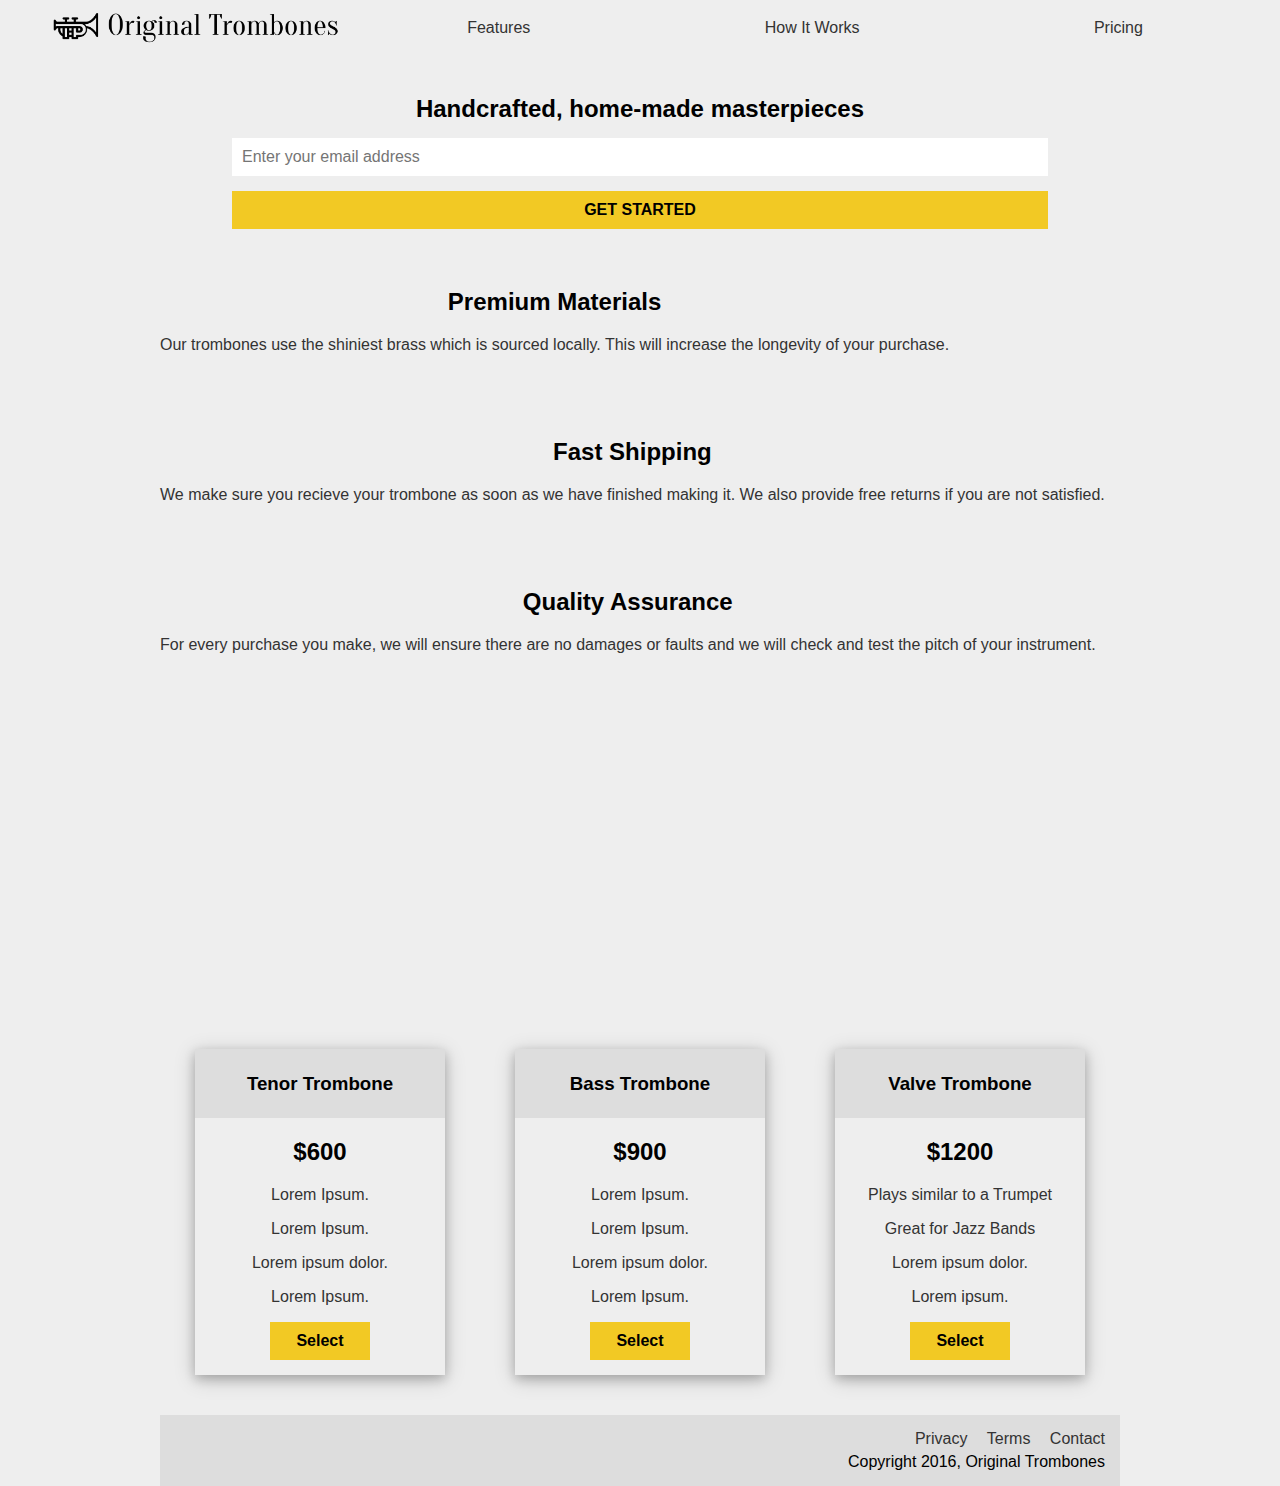
<file: productLandingPage/index.html>
<!DOCTYPE html>
<html lang="en">
    <head>
        <!-- Basic Page Needs
        –––––––––––––––––––––––––––––––––––––––––––––––––– -->
        <meta charset="utf-8">
        <title>Building a Product Landing Page</title>
        <meta name="author" content="@javixu_lobo">
        <meta name="description" content="Product Landing Page for FreeCodeCamp.">
        <link rel="author" type="text/plain" href="humans.txt" />
        <meta http-equiv="X-UA-Compatible" content="ie=edge">
        
        <!-- Mobile Specific Metas
        –––––––––––––––––––––––––––––––––––––––––––––––––– -->
        <meta name="viewport" content="width=device-width, initial-scale=1.0">
                
        <!-- CSS
        –––––––––––––––––––––––––––––––––––––––––––––––––– -->
        <link rel="stylesheet" href="css/normalize.css">
        <link rel="stylesheet" href="https://use.fontawesome.com/releases/v5.4.1/css/all.css" integrity="sha384-5sAR7xN1Nv6T6+dT2mhtzEpVJvfS3NScPQTrOxhwjIuvcA67KV2R5Jz6kr4abQsz" crossorigin="anonymous">
        <link rel="stylesheet" href="css/main.css">

        <!-- Favicon
        –––––––––––––––––––––––––––––––––––––––––––––––––– -->
        <link rel="icon" type="image/png" href="img/favicon.png">
    </head>
<body>
    <script src="https://cdn.freecodecamp.org/testable-projects-fcc/v1/bundle.js"></script>
    <header id="header">
        <img id="header-img" src="img/original_trombones.png" alt="trombones logo">
        <nav id="nav-bar" >
            <ul>
                <li><a class="nav-link" href="#features">Features</a></li>
                <li><a class="nav-link" href="#video">How It Works</a></li>
                <li><a class="nav-link" href="#pricing">Pricing</a></li>
            </ul>
        </nav>
    </header>

    <main class="container">
        <section id="hero" class="container">
            <h2>Handcrafted, home-made masterpieces</h2>
            <form id="form" action="https://www.freecodecamp.com/email-submit">
                <input id="email" type="email" name="email" required placeholder="Enter your email address">
                <input id="submit" type="submit" value="GET STARTED">
            </form>
        </section>
    
        <section id="features" class="flex-container">
            <i class="hidden fa fa-3x fa-fire"></i>
            <div>
                <h2>Premium Materials</h2>
                <p>Our trombones use the shiniest brass which is sourced locally. This will increase the longevity of your purchase.</p>
            </div>
        </section>

        <section id="features" class="flex-container">
            <i class="hidden fa fa-3x fa-truck"></i>
            <div>
                <h2>Fast Shipping</h2>
                <p>We make sure you recieve your trombone as soon as we have finished making it. We also provide free returns if you are not satisfied.</p>
            </div>
        </section>

        <section id="features" class="flex-container">
            <i class="hidden fa fa-3x fa-battery-full" aria-hidden="true"></i>
            <div>
                <h2>Quality Assurance</h2>
                <p>For every purchase you make, we will ensure there are no damages or faults and we will check and test the pitch of your instrument.</p>
            </div>
        </section>
        
        <section id="video-player" class="">
            <iframe id="video" src="https://www.youtube-nocookie.com/embed/y8Yv4pnO7qc?rel=0&amp;controls=0&amp;showinfo=0" allowfullscreen="" height="315" frameborder="0"></iframe>
        </section>

        <section id="pricing">
            <div id="article" class="shadow">
                <div>
                    <h3>Tenor Trombone</h3>
                </div>
                <div>
                    <h2>$600</h2>
                    <ol>
                        <li>
                            <p>Lorem Ipsum.</p>
                        </li>
                        <li>
                            <p>Lorem Ipsum.</p>
                        </li>
                        <li>
                            <p>Lorem ipsum dolor.</p>
                        </li>
                        <li>
                            <p>Lorem Ipsum.</p>
                        </li>
                    </ol>
                    <button>Select</button>
                </div>
            </div>

            <div id="article" class="shadow">
                <div>
                    <h3>Bass Trombone</h3>
                </div>
                <div>
                    <h2>$900</h2>
                    <ol>
                        <li>
                            <p>Lorem Ipsum.</p>
                        </li>
                        <li>
                            <p>Lorem Ipsum.</p>
                        </li>
                        <li>
                            <p>Lorem ipsum dolor.</p>
                        </li>
                        <li>
                            <p>Lorem Ipsum.</p>
                        </li>
                    </ol>
                    <button>Select</button>
                </div>
            </div>

            <div id="article" class="shadow">
                <div>
                    <h3>Valve Trombone</h3>
                </div>
                <div>
                    <h2>$1200</h2>
                    <ol>
                        <li>
                            <p>Plays similar to a Trumpet</p>
                        </li>
                        <li>
                            <p>Great for Jazz Bands</p>
                        </li>
                        <li>
                            <p>Lorem ipsum dolor.</p>
                        </li>
                        <li>
                            <p>Lorem ipsum.</p>
                        </li>
                    </ol>
                    <button>Select</button>
                </div>
            </div>

        </section>

        <footer>
            <ul>
                <li><a class="nav-link" href="#">Privacy</a></li>
                <li><a class="nav-link" href="#">Terms</a></li>
                <li><a class="nav-link" href="#">Contact</a></li>
            </ul>
            <span>Copyright 2016, Original Trombones</span>
        </footer>
    </main>
</body>
</html>
</file>
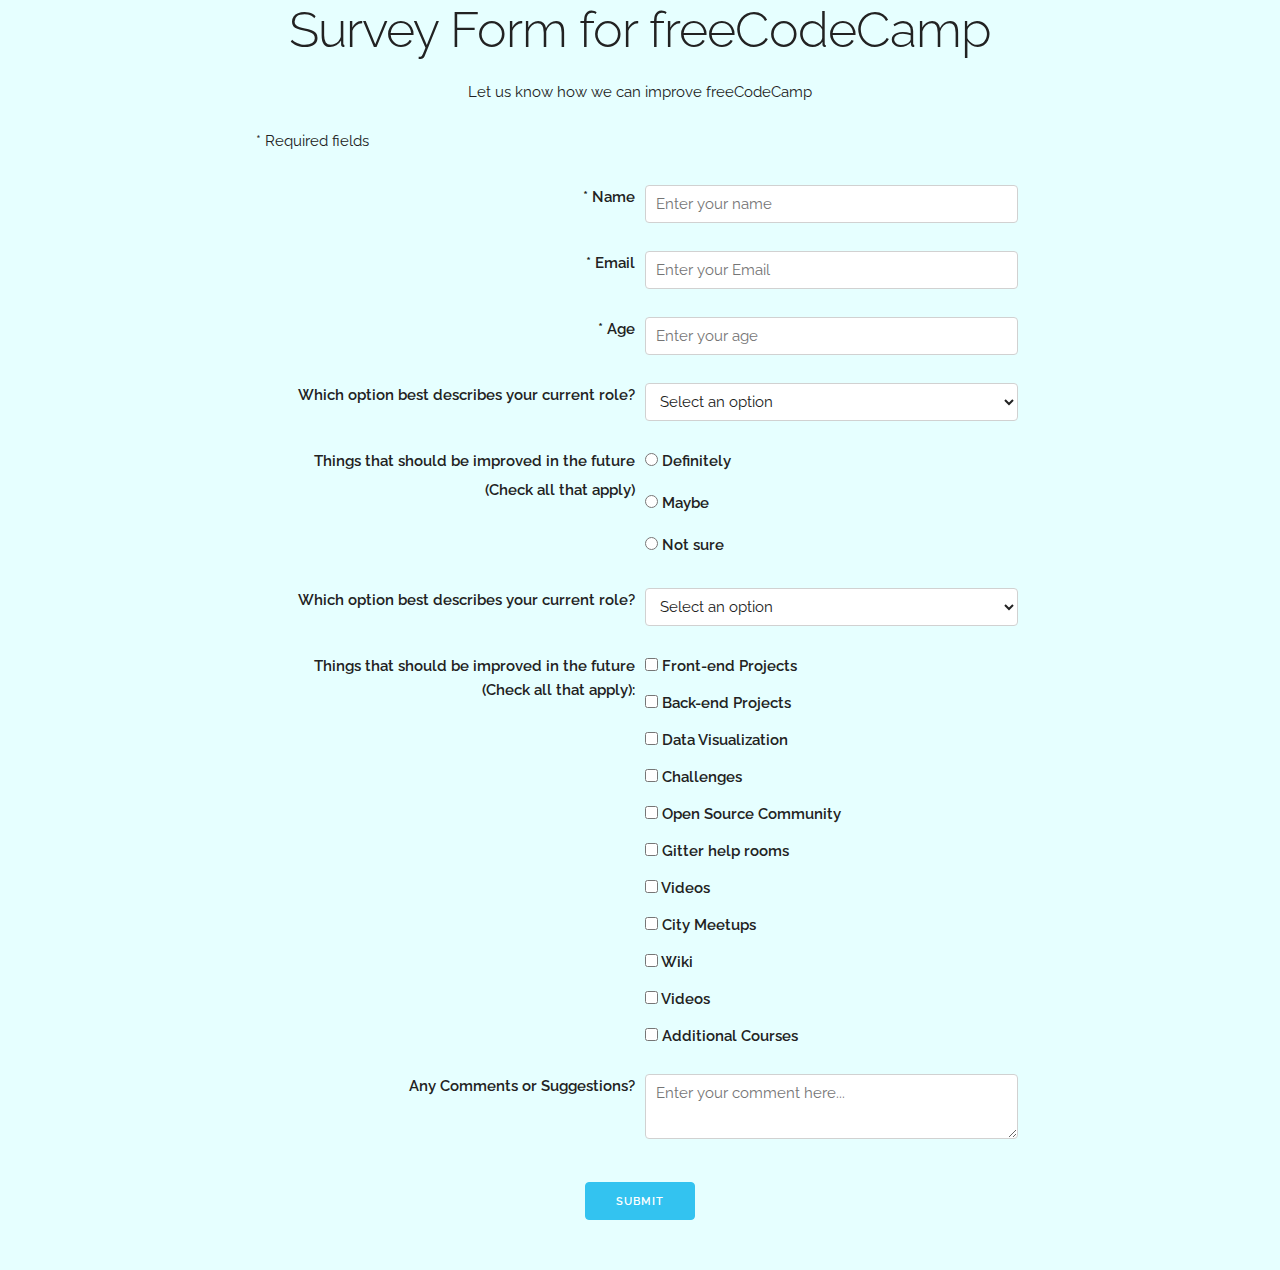
<file: surveyForm/index.html>
<!DOCTYPE html>
<html lang="en">
<head>
    <!-- Basic Page Needs
    –––––––––––––––––––––––––––––––––––––––––––––––––– -->
    <meta charset="utf-8">
    <title>Build a Survey Form</title>
    <meta name="author" content="@javixu_lobo">
    <meta name="description" content="Survey Form project for FreeCodeCamp.">
    <link rel="author" type="text/plain" href="humans.txt" />
    <meta http-equiv="X-UA-Compatible" content="ie=edge">
    
    <!-- Mobile Specific Metas
    –––––––––––––––––––––––––––––––––––––––––––––––––– -->
    <meta name="viewport" content="width=device-width, initial-scale=1.0">
    
    <!-- FONT
    –––––––––––––––––––––––––––––––––––––––––––––––––– -->
    <link href="//fonts.googleapis.com/css?family=Raleway:400,300,600" rel="stylesheet" type="text/css">
    
    <!-- CSS
    –––––––––––––––––––––––––––––––––––––––––––––––––– -->
    <link rel="stylesheet" href="css/normalize.css">
    <link rel="stylesheet" href="css/skeleton.css">
    <link rel="stylesheet" href="css/main.css">
    
    <!-- Favicon
    –––––––––––––––––––––––––––––––––––––––––––––––––– -->
    <link rel="icon" type="image/png" href="img/favicon.png">
    
    </head>

<body>
    <script src="https://cdn.freecodecamp.org/testable-projects-fcc/v1/bundle.js"></script>
    <div class="container">
        <header>
            <h1 id="title">Survey Form for freeCodeCamp</h1>
            <p id="description">Let us know how we can improve freeCodeCamp</p>
        </header>

        <main class="container">
            <p id="required">* Required fields</p>
            <form id="survey-form" action="">
                <section class="row-container">
                    <div class="row-label">
                        <label for="name" id="name-label">* Name</label>
                    </div>
                    <div class="row-right">
                        <input type="text" name="" id="name" required placeholder="Enter your name">
                    </div>
                </section>

                <section class="row-container">
                    <div class="row-label">
                        <label for="email" id="email-label">* Email</label>
                    </div>
                    <div class="row-right">
                        <input type="email" name="" id="email" required placeholder="Enter your Email">
                    </div>
                </section>

                <section class="row-container">
                    <div class="row-label">
                        <label for="number" id="number-label">* Age</label>
                    </div>
                    <div class="row-right">
                        <input type="number" name="" id="number" min="1" max="125" required placeholder="Enter your age">
                    </div>
                </section>

                <section class="row-container">
                    <div class="row-label">
                        <label for="dropdown" id="">Which option best describes your current role?</label>
                    </div>
                    <div class="row-right">
                        <select name="" id="dropdown">
                            <option value="" selected>Select an option</option>
                            <option value="Student">Student</option>
                            <option value="Full Time Job">Full Time Job</option>
                            <option value="Full Time Learner">Full Time Learner</option>
                            <option value="Prefer not to say">Prefer not to say</option>
                            <option value="Other">Other</option>                    
                        </select>
                    </div>
                </section>

                <section class="row-container">
                    <div class="row-label">
                        <label for="" id="">Things that should be improved in the future</label>
                        <label for="" id="">(Check all that apply)</label>
                    </div>
                    <div class="row-right">
                        <ul>
                            <li>
                                <label for="radio-button-1"><input type="radio" id="radio-button-1" name="radio-button" value="1"> Definitely</label>
                            </li>
                        </ul>
                        <ul>
                            <li>
                                <label for="radio-button-2"><input type="radio" id="radio-button-2" name="radio-button" value="2"> Maybe</label>
                            </li>
                        </ul>
                        <ul>
                            <li>
                                <label for="radio-button-3"><input type="radio" id="radio-button-3" name="radio-button" value="3"> Not sure</label>
                            </li>
                        </ul>
                    </div>
                </section>

                <section class="row-container">
                    <div class="row-label">
                        <label for="dropdown" id="">Which option best describes your current role?</label>
                    </div>
                    <div class="row-right">
                        <select name="" id="dropdown">
                            <option value="" selected>Select an option</option>
                            <option value="1">Challenges</option>
                            <option value="2">Projects c</option>
                            <option value="3">Community</option>
                            <option value="4">Open Source</option>
                        </select>
                    </div>
                </section>

                <section class="row-container">
                    <div class="row-label">
                        <label for="" id="">Things that should be improved in the future (Check all that apply):</label>
                    </div>
                    <div class="row-right">
                        <label for="">
                            <input type="checkbox" name="radio-button" value="1"> Front-end Projects</label>
                        <label for="">
                            <input type="checkbox" name="radio-button" value="2"> Back-end Projects</label>
                        <label for="">
                            <input type="checkbox" name="radio-button" value="3"> Data Visualization</label>
                        <label for="">
                            <input type="checkbox" name="radio-button" value="4"> Challenges</label>
                        <label for="">
                            <input type="checkbox" name="radio-button" value="5"> Open Source Community</label>
                        <label for="">
                            <input type="checkbox" name="radio-button" value="6"> Gitter help rooms</label>
                        <label for="">
                            <input type="checkbox" name="radio-button" value="7"> Videos</label>
                        <label for="">
                            <input type="checkbox" name="radio-button" value="8"> City Meetups</label>
                        <label for="">
                            <input type="checkbox" name="radio-button" value="9"> Wiki</label>
                        <label for="">
                            <input type="checkbox" name="radio-button" value="10"> Videos</label>
                        <label for="">
                            <input type="checkbox" name="radio-button" value="11"> Additional Courses</label>
                    </div>
                </section>

                <section class="row-container">
                    <div class="row-label">
                        <label for="text-area">Any Comments or Suggestions?</label>
                    </div>
                    <div class="row-right">
                        <textarea name="" id="text-area" cols="30" rows="10" placeholder="Enter your comment here..."></textarea>
                    </div>
                </section>

                <section class="row-container area-button center">
                    <button id="submit" type="submit" class="button button-primary">Submit</button>
                </section>
            </form>
        </main>

        <footer>

        </footer>
    </div>
</body>
</html>
</file>
<file: productLandingPage/css/main.css>
:root {
    /*
     * Colors
     */
    --mostaza: #f2c924;
    --mostaza-light: #dcb30e;
    --argen: #ddd;
    --gray40: #999999;
    --gray77: #C4C4C4;
    --gray80: #333333;

    --bgc: #eee;
    --header-bgc: var(--bgc);
    --nav-bar-color: var(--argen);
    --header-color: var(--gray80);

    --hero-bgc: var(--bgc);
    --footer-bgc: var(--argen);

    --panel-article: var(--argen);
    --button-bgc: var(--mostaza);
    --button-bgc-hover: var(--mostaza-light);

    --hover-bgc: var(--gray77);
    --hover-color: var(--gray80);
}

h2 {
    text-align: center;
}

body {
    background-color: var(--bgc, #eee);
    font-family: 'Lato', sans-serif;
}

a, p {
    color: var(--header-color, #333333);
}

main {
    margin-top: 50px;
}

ul, ol {
    display: block;    
    list-style: none;
    margin: 0;
}

#header {
    position: fixed;
    z-index: 2;
    display: flex;
    flex-direction: column;
    background-color: var(--header-bgc, #eee);
}

#header-img {
    margin: 10px;
    width: 90%;
}

#nav-bar ul {
    display: inline-flex;
    justify-content: space-around;
    list-style-type: none;
    margin: 0;
    padding: 0;
    width: 100%;
    overflow: hidden;
    background-color: #333333;
}

#nav-bar li {
    float: left;
}

#nav-bar li a {
    display: block;
    text-align: center;
    padding: 16px;
    text-decoration: none;
    color: var(--nav-bar-color, #ddd);
}

#nav-bar li a:hover {
    background-color: #111111;
}

.nav-link {
    text-decoration: none;
}

/*
 * Hero Section
 */
#hero {
    background-color: var(--hero-bgc, #eee);
    padding-top: 15px;
    padding-bottom: 15px;
}

#hero div {
    padding: 15px;
}

#hero h2 {
    margin: 0 auto;
    margin-bottom: 15px;
}

#form {
    display: flex;
    flex-direction: column;
    width: 100%;
}

#email {
    margin-bottom: 15px;
}

button,
input[type="email"], 
input[type="submit"] {
    padding: 10px;
    border: none;    
}

button {
    width: 100px;
}

button,
input[type="submit"] {
    background-color: var(--button-bgc, #f2c924);
    font-weight: bold;
}

button:hover,
input[type="submit"]:hover {
    background-color: var(--button-bgc-hover, #dcb30e);
}

/*
 * Features
 */
.flex-container {
    display: flex;
    flex-direction: row;
    align-items: center;
    text-align: center;
    width: 100%;
    padding: 0;
    height: 150px;
}

#marketing i, #marketing div {
    padding: 15px;
}

/*
 * Video Section
 */
#video-player {
    display: flex;
    align-items: center;
    justify-content: space-around;
}

#video {
    top: 0;
    left: 0;
    max-width: 560px;
    width: 100%;
}

/*
 * Products
 */
#pricing {
    display: flex;
    flex-direction: column;
    padding-top: 25px;
    padding-bottom: 25px;
}

#article {
    text-align: center;
    margin-top: 15px;
    margin-bottom: 15px;
}

#article > div:first-child {
    background-color: var(--panel-article, #C0C0C0);
    padding: 5px;    
}

#article > div {
    padding-bottom: 15px;
}

#article ol {
    display: block;
    padding: 0;
}

/*
 * General Classes
 */

footer {
    display: flex;
    flex-direction: column;
    align-items: flex-end;
    padding: 15px;
    background-color: var(--footer-bgc, #eee);
}

footer ul li {
    display: inline-block;
    margin-left: 15px;
}

footer span {
    margin-top: 5px;
}

footer a:hover {
    background-color: var(--gray77, #C4C4C4);
}

/*
 * General Classes
 */
.hidden {
    display: none;
}

.shadow {
    box-shadow: 0 4px 10px 0 rgba(0,0,0,0.2),0 4px 20px 0 rgba(0,0,0,0.19);
}

.container {
    position: relative;
    width: 100%;
    max-width: 960px;
    margin: 0 auto;
    padding: 0 20px;
    box-sizing: border-box; 
}

/* Larger than mobile */
@media (min-width: 400px) {
    main {
        top: 8rem;
    }
}

/* Larger than phablet (also point when grid becomes active) */
@media (min-width: 550px) {
    #header {
        padding-left: 20px;
        padding-right: 20px;
        background-color: var(--header-bgc, #eee);
    }

    .hidden {
        display: initial;
    }
}

/* Larger than tablet */
@media (min-width: 750px) {
    main {
        top: 10rem;
    }

    #pricing {
        align-items: center;
    }

    #article {
        width: 100%;
        max-width: 300px;
        flex-grow: 1;
    }

    .container {
        width: 85%;
        padding: 0; 
    }
}

/* Larger than desktop */
@media (min-width: 1000px) {
    main {
        top: 12rem;
    }

    #pricing {
        flex-direction: row;
        justify-content: space-around;
    }

    #article {
        max-width: 250px;
        flex-grow: 1;
    }
}

/* Larger than Desktop HD */
@media (min-width: 1200px) {
    :root {
        --nav-bar-color: var(--gray80);
    }

    main {
        top: 5rem;
    }

    a, p {
        color: var(--gray80, #333333);
    }
    
    #header {
        flex-direction: row;
        align-items: stretch;
    }

    #header-img {
        width: 25%;
    }

    #nav-bar {
        flex-grow: 2;
        align-self: center;
    }

    #nav-bar ul {
        background-color: var(--header-bgc, #333333);
    }

    #nav-bar li a {
        color: var(--nav-bar-color, #ddd);
    }

    .nav-link {
        color: var(--header-color, #333333);
    }

    .nav-link:hover {
        background-color: var(--hover-bgc, #999) !important;
    } 
}

.container:after {
  content: "";
  display: table;
  clear: both; 
}
</file>
<file: surveyForm/css/skeleton.css>
/*
* Skeleton V2.0.4
* Copyright 2014, Dave Gamache
* www.getskeleton.com
* Free to use under the MIT license.
* http://www.opensource.org/licenses/mit-license.php
* 12/29/2014
*/


/* Table of contents
––––––––––––––––––––––––––––––––––––––––––––––––––
- Grid
- Base Styles
- Typography
- Links
- Buttons
- Forms
- Lists
- Code
- Tables
- Spacing
- Utilities
- Clearing
- Media Queries
*/


/* Grid
–––––––––––––––––––––––––––––––––––––––––––––––––– */
.container {
  position: relative;
  width: 100%;
  max-width: 960px;
  margin: 0 auto;
  padding: 0 20px;
  box-sizing: border-box; }
.column,
.columns {
  width: 100%;
  float: left;
  box-sizing: border-box; }

/* For devices larger than 400px */
@media (min-width: 400px) {
  .container {
    width: 85%;
    padding: 0; }
}

/* For devices larger than 550px */
@media (min-width: 550px) {
  .container {
    width: 80%; }
  .column,
  .columns {
    margin-left: 4%; }
  .column:first-child,
  .columns:first-child {
    margin-left: 0; }

  .one.column,
  .one.columns                    { width: 4.66666666667%; }
  .two.columns                    { width: 13.3333333333%; }
  .three.columns                  { width: 22%;            }
  .four.columns                   { width: 30.6666666667%; }
  .five.columns                   { width: 39.3333333333%; }
  .six.columns                    { width: 48%;            }
  .seven.columns                  { width: 56.6666666667%; }
  .eight.columns                  { width: 65.3333333333%; }
  .nine.columns                   { width: 74.0%;          }
  .ten.columns                    { width: 82.6666666667%; }
  .eleven.columns                 { width: 91.3333333333%; }
  .twelve.columns                 { width: 100%; margin-left: 0; }

  .one-third.column               { width: 30.6666666667%; }
  .two-thirds.column              { width: 65.3333333333%; }

  .one-half.column                { width: 48%; }

  /* Offsets */
  .offset-by-one.column,
  .offset-by-one.columns          { margin-left: 8.66666666667%; }
  .offset-by-two.column,
  .offset-by-two.columns          { margin-left: 17.3333333333%; }
  .offset-by-three.column,
  .offset-by-three.columns        { margin-left: 26%;            }
  .offset-by-four.column,
  .offset-by-four.columns         { margin-left: 34.6666666667%; }
  .offset-by-five.column,
  .offset-by-five.columns         { margin-left: 43.3333333333%; }
  .offset-by-six.column,
  .offset-by-six.columns          { margin-left: 52%;            }
  .offset-by-seven.column,
  .offset-by-seven.columns        { margin-left: 60.6666666667%; }
  .offset-by-eight.column,
  .offset-by-eight.columns        { margin-left: 69.3333333333%; }
  .offset-by-nine.column,
  .offset-by-nine.columns         { margin-left: 78.0%;          }
  .offset-by-ten.column,
  .offset-by-ten.columns          { margin-left: 86.6666666667%; }
  .offset-by-eleven.column,
  .offset-by-eleven.columns       { margin-left: 95.3333333333%; }

  .offset-by-one-third.column,
  .offset-by-one-third.columns    { margin-left: 34.6666666667%; }
  .offset-by-two-thirds.column,
  .offset-by-two-thirds.columns   { margin-left: 69.3333333333%; }

  .offset-by-one-half.column,
  .offset-by-one-half.columns     { margin-left: 52%; }

}


/* Base Styles
–––––––––––––––––––––––––––––––––––––––––––––––––– */
/* NOTE
html is set to 62.5% so that all the REM measurements throughout Skeleton
are based on 10px sizing. So basically 1.5rem = 15px :) */
html {
  font-size: 62.5%; }
body {
  font-size: 1.5em; /* currently ems cause chrome bug misinterpreting rems on body element */
  line-height: 1.6;
  font-weight: 400;
  font-family: "Raleway", "HelveticaNeue", "Helvetica Neue", Helvetica, Arial, sans-serif;
  color: #222; }


/* Typography
–––––––––––––––––––––––––––––––––––––––––––––––––– */
h1, h2, h3, h4, h5, h6 {
  margin-top: 0;
  margin-bottom: 2rem;
  font-weight: 300; }
h1 { font-size: 4.0rem; line-height: 1.2;  letter-spacing: -.1rem;}
h2 { font-size: 3.6rem; line-height: 1.25; letter-spacing: -.1rem; }
h3 { font-size: 3.0rem; line-height: 1.3;  letter-spacing: -.1rem; }
h4 { font-size: 2.4rem; line-height: 1.35; letter-spacing: -.08rem; }
h5 { font-size: 1.8rem; line-height: 1.5;  letter-spacing: -.05rem; }
h6 { font-size: 1.5rem; line-height: 1.6;  letter-spacing: 0; }

/* Larger than phablet */
@media (min-width: 550px) {
  h1 { font-size: 5.0rem; }
  h2 { font-size: 4.2rem; }
  h3 { font-size: 3.6rem; }
  h4 { font-size: 3.0rem; }
  h5 { font-size: 2.4rem; }
  h6 { font-size: 1.5rem; }
}

p {
  margin-top: 0; }


/* Links
–––––––––––––––––––––––––––––––––––––––––––––––––– */
a {
  color: #1EAEDB; }
a:hover {
  color: #0FA0CE; }


/* Buttons
–––––––––––––––––––––––––––––––––––––––––––––––––– */
.button,
button,
input[type="submit"],
input[type="reset"],
input[type="button"] {
  display: inline-block;
  height: 38px;
  padding: 0 30px;
  color: #555;
  text-align: center;
  font-size: 11px;
  font-weight: 600;
  line-height: 38px;
  letter-spacing: .1rem;
  text-transform: uppercase;
  text-decoration: none;
  white-space: nowrap;
  background-color: transparent;
  border-radius: 4px;
  border: 1px solid #bbb;
  cursor: pointer;
  box-sizing: border-box; }
.button:hover,
button:hover,
input[type="submit"]:hover,
input[type="reset"]:hover,
input[type="button"]:hover,
.button:focus,
button:focus,
input[type="submit"]:focus,
input[type="reset"]:focus,
input[type="button"]:focus {
  color: #333;
  border-color: #888;
  outline: 0; }
.button.button-primary,
button.button-primary,
input[type="submit"].button-primary,
input[type="reset"].button-primary,
input[type="button"].button-primary {
  color: #FFF;
  background-color: #33C3F0;
  border-color: #33C3F0; }
.button.button-primary:hover,
button.button-primary:hover,
input[type="submit"].button-primary:hover,
input[type="reset"].button-primary:hover,
input[type="button"].button-primary:hover,
.button.button-primary:focus,
button.button-primary:focus,
input[type="submit"].button-primary:focus,
input[type="reset"].button-primary:focus,
input[type="button"].button-primary:focus {
  color: #FFF;
  background-color: #1EAEDB;
  border-color: #1EAEDB; }


/* Forms
–––––––––––––––––––––––––––––––––––––––––––––––––– */
input[type="email"],
input[type="number"],
input[type="search"],
input[type="text"],
input[type="tel"],
input[type="url"],
input[type="password"],
textarea,
select {
  height: 38px;
  padding: 6px 10px; /* The 6px vertically centers text on FF, ignored by Webkit */
  background-color: #fff;
  border: 1px solid #D1D1D1;
  border-radius: 4px;
  box-shadow: none;
  box-sizing: border-box; }
/* Removes awkward default styles on some inputs for iOS */
input[type="email"],
input[type="number"],
input[type="search"],
input[type="text"],
input[type="tel"],
input[type="url"],
input[type="password"],
textarea {
  -webkit-appearance: none;
     -moz-appearance: none;
          appearance: none; }
textarea {
  min-height: 65px;
  padding-top: 6px;
  padding-bottom: 6px; }
input[type="email"]:focus,
input[type="number"]:focus,
input[type="search"]:focus,
input[type="text"]:focus,
input[type="tel"]:focus,
input[type="url"]:focus,
input[type="password"]:focus,
textarea:focus,
select:focus {
  border: 1px solid #33C3F0;
  outline: 0; }
label,
legend {
  display: block;
  margin-bottom: .5rem;
  font-weight: 600; }
fieldset {
  padding: 0;
  border-width: 0; }
input[type="checkbox"],
input[type="radio"] {
  display: inline; }
label > .label-body {
  display: inline-block;
  margin-left: .5rem;
  font-weight: normal; }


/* Lists
–––––––––––––––––––––––––––––––––––––––––––––––––– */
ul {
  list-style: circle inside; }
ol {
  list-style: decimal inside; }
ol, ul {
  padding-left: 0;
  margin-top: 0; }
ul ul,
ul ol,
ol ol,
ol ul {
  margin: 1.5rem 0 1.5rem 3rem;
  font-size: 90%; }
li {
  margin-bottom: 1rem; }


/* Code
–––––––––––––––––––––––––––––––––––––––––––––––––– */
code {
  padding: .2rem .5rem;
  margin: 0 .2rem;
  font-size: 90%;
  white-space: nowrap;
  background: #F1F1F1;
  border: 1px solid #E1E1E1;
  border-radius: 4px; }
pre > code {
  display: block;
  padding: 1rem 1.5rem;
  white-space: pre; }


/* Tables
–––––––––––––––––––––––––––––––––––––––––––––––––– */
th,
td {
  padding: 12px 15px;
  text-align: left;
  border-bottom: 1px solid #E1E1E1; }
th:first-child,
td:first-child {
  padding-left: 0; }
th:last-child,
td:last-child {
  padding-right: 0; }


/* Spacing
–––––––––––––––––––––––––––––––––––––––––––––––––– */
button,
.button {
  margin-bottom: 1rem; }
input,
textarea,
select,
fieldset {
  margin-bottom: 1.5rem; }
pre,
blockquote,
dl,
figure,
table,
p,
ul,
ol,
form {
  margin-bottom: 2.5rem; }


/* Utilities
–––––––––––––––––––––––––––––––––––––––––––––––––– */
.u-full-width {
  width: 100%;
  box-sizing: border-box; }
.u-max-full-width {
  max-width: 100%;
  box-sizing: border-box; }
.u-pull-right {
  float: right; }
.u-pull-left {
  float: left; }


/* Misc
–––––––––––––––––––––––––––––––––––––––––––––––––– */
hr {
  margin-top: 3rem;
  margin-bottom: 3.5rem;
  border-width: 0;
  border-top: 1px solid #E1E1E1; }


/* Clearing
–––––––––––––––––––––––––––––––––––––––––––––––––– */

/* Self Clearing Goodness */
.container:after,
.row:after,
.u-cf {
  content: "";
  display: table;
  clear: both; }


/* Media Queries
–––––––––––––––––––––––––––––––––––––––––––––––––– */
/*
Note: The best way to structure the use of media queries is to create the queries
near the relevant code. For example, if you wanted to change the styles for buttons
on small devices, paste the mobile query code up in the buttons section and style it
there.
*/


/* Larger than mobile */
@media (min-width: 400px) {}

/* Larger than phablet (also point when grid becomes active) */
@media (min-width: 550px) {}

/* Larger than tablet */
@media (min-width: 750px) {}

/* Larger than desktop */
@media (min-width: 1000px) {}

/* Larger than Desktop HD */
@media (min-width: 1200px) {}
</file>
<file: surveyForm/css/main.css>
:main {

}

body {
    background-color: hsl(180, 100%, 95%);
}

h1 {
    text-align: center;
}

#description {
    text-align: center;
}

.container {
    position: relative;
    width: 100%;
    max-width: 960px;
    margin: 0 auto;
    padding: 0 20px;
    box-sizing: border-box; 
}

.row-container {
    display: flex;
    flex-direction: column;
    padding: 1.5px;
}

.row-label {
    flex-basis: 50%;
}

.row-right {
    flex-basis: 50%;
}

.row-label, .row-right {
    padding: 5px;
}

label {
  display: block;
  margin-bottom: .5rem;
  font-weight: 600;
}

input[type="email"],
input[type="number"],
input[type="search"],
input[type="text"],
input[type="tel"],
input[type="url"],
input[type="password"],
textarea,
select {
    width: 100%;
}

textarea {
    resize: vertical;
}

ul {
    display: inline;
}

ul li {
    list-style: none;
}

.center {
    justify-content: center;
}

.area-button {
    padding: 15px !important;
}

/* Larger than mobile */
@media (min-width: 400px) {
    .container {
        width: 85%;
        padding: 0;
    }
}

/* Larger than phablet (also point when grid becomes active) */
@media (min-width: 550px) {
    .container {
        width: 80%;
    }
}

/* Larger than tablet */
@media (min-width: 750px) {

    .row-container {
        flex-direction: row;
    }

    .row-label {
        text-align: right;
    }
}

/* Larger than desktop */
@media (min-width: 1000px) {}

/* Larger than Desktop HD */
@media (min-width: 1200px) {}

.container:after {
    content: "";
    display: table;
    clear: both;
}
</file>
